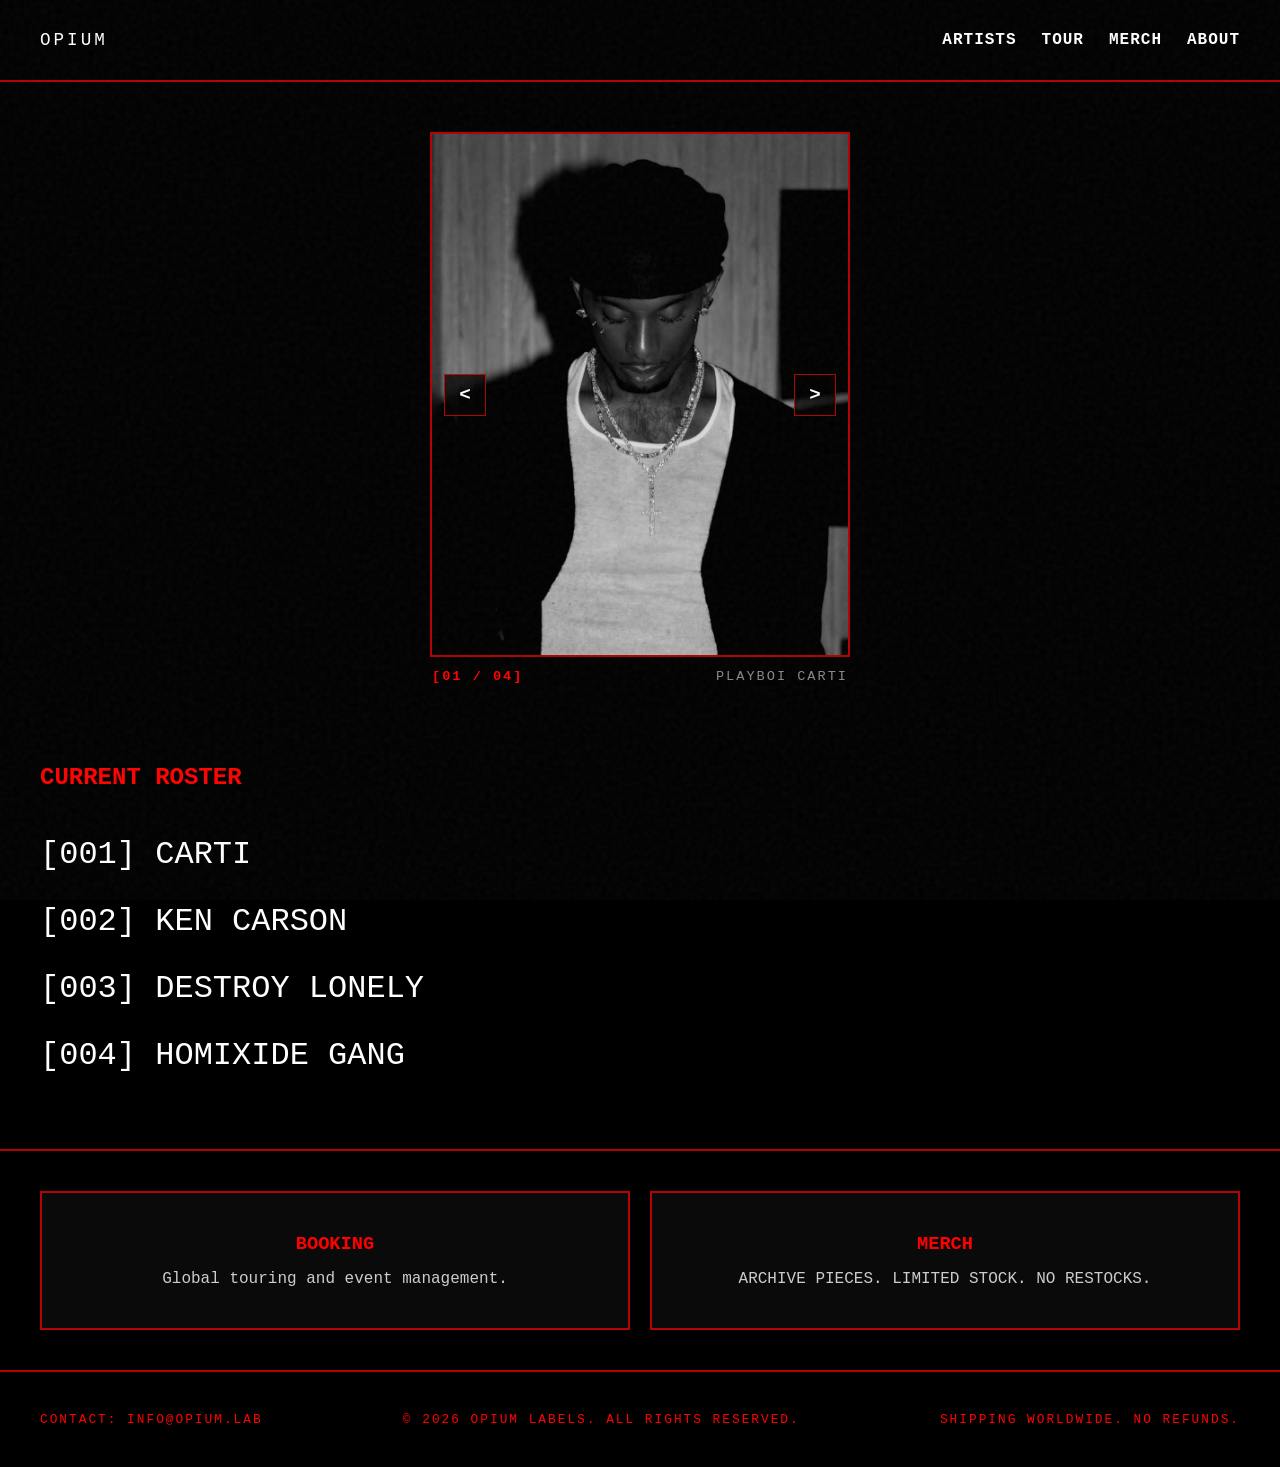
<file: index.html>
<!--

TRAP THE FATO, ISSO É O TRAP THE FATO

by aka miguel BILLY & gner.MODA

-->

<!DOCTYPE html>
<html lang="en">
<head>
    <meta charset="UTF-8">
    <meta name="viewport" content="width=device-width, initial-scale=1.0">
    <title>OPIUM | LABELS</title>
    <link rel="stylesheet" href="assets/css/style.css">
    <link rel="icon" type="image/x-icon" href="assets/favicons/favicon.ico">
</head>
<body>

    <nav>
        <div class="logo"><a id="logo" href="index.html">OPIUM</a></div>
        <ul>
            <li><a href="artists.html">ARTISTS</a></li>
            <li><a href="tour.html">TOUR</a></li>
            <li><a href="merch.html">MERCH</a></li>
            <li><a href="about.html">ABOUT</a></li>
        </ul>
    </nav>

    <header class="hero-carousel" aria-label="Opium Roster Gallery">
        <div class="carousel-wrapper">
            <div class="carousel-container">
                <div class="carousel-slide active" data-artist="PLAYBOI CARTI">
                    <img src="assets/img/carti.jpg" alt="Playboi Carti" class="glitch-img">
                </div>
                <div class="carousel-slide" data-artist="KEN CARSON">
                    <img src="assets/img/carson.jpg" alt="Ken Carson" class="glitch-img">
                </div>
                <div class="carousel-slide" data-artist="DESTROY LONELY">
                    <img src="assets/img/destroy.jpg" alt="Destroy Lonely" class="glitch-img">
                </div>
                <div class="carousel-slide" data-artist="HOMIXIDE GANG">
                    <img src="assets/img/hmx.jpg" alt="Homixide Gang" class="glitch-img">
                </div>

                <button type="button" class="carousel-btn prev-btn" aria-label="Previous artist">&lt;</button>
                <button type="button" class="carousel-btn next-btn" aria-label="Next artist">&gt;</button>
            </div>
            <div class="carousel-meta">
                <span id="carouselCounter">[01 / 04]</span>
                <span id="carouselArtistName">PLAYBOI CARTI</span>
            </div>
        </div>
    </header>

    <main>
        <section class="artist-list">
            <h2>CURRENT ROSTER</h2>

            <details>
                <summary>[001] CARTI</summary>
                <ul>
                    <li>MUSIC</li>
                    <li>Whole Lotta Red</li>
                    <li>Die Lit</li>
                    <li>Self Titled</li>
                </ul>
            </details>

            <details>
                <summary>[002] KEN CARSON</summary>
                <ul>
                    <li>A Great Chaos</li>
                    <li>X</li>
                    <li>Project X</li>
                </ul>
            </details>

            <details>
                <summary>[003] DESTROY LONELY</summary>
                <ul>
                    <li>If Looks Could Kill</li>
                    <li>NO STYLIST</li>
                </ul>
            </details>

            <details>
                <summary>[004] HOMIXIDE GANG</summary>
                <ul>
                    <li>Homixide Lifestyle 2</li>
                    <li>5TH AMNDMNT</li>
                </ul>
            </details>
        </section>

        <section class="grid-container">
            <div class="card">
                <a href="booking.html" class="card-link">
                    <h3>BOOKING</h3>
                    <p>Global touring and event management.</p>
                </a>
            </div>
            <div class="card">
                <a href="merch.html" class="card-link">
                    <h3>MERCH</h3>
                    <p>ARCHIVE PIECES. LIMITED STOCK. NO RESTOCKS.</p>
                </a>
            </div>
        </section>
    </main>

    <footer>
        <p>CONTACT: INFO@OPIUM.LAB</p>
        <p>&copy; 2026 OPIUM LABELS. ALL RIGHTS RESERVED.</p>
        <p>SHIPPING WORLDWIDE. NO REFUNDS.</p>
    </footer>

    <script src="assets/js/index.js" defer></script>
</body>
</html>
</file>
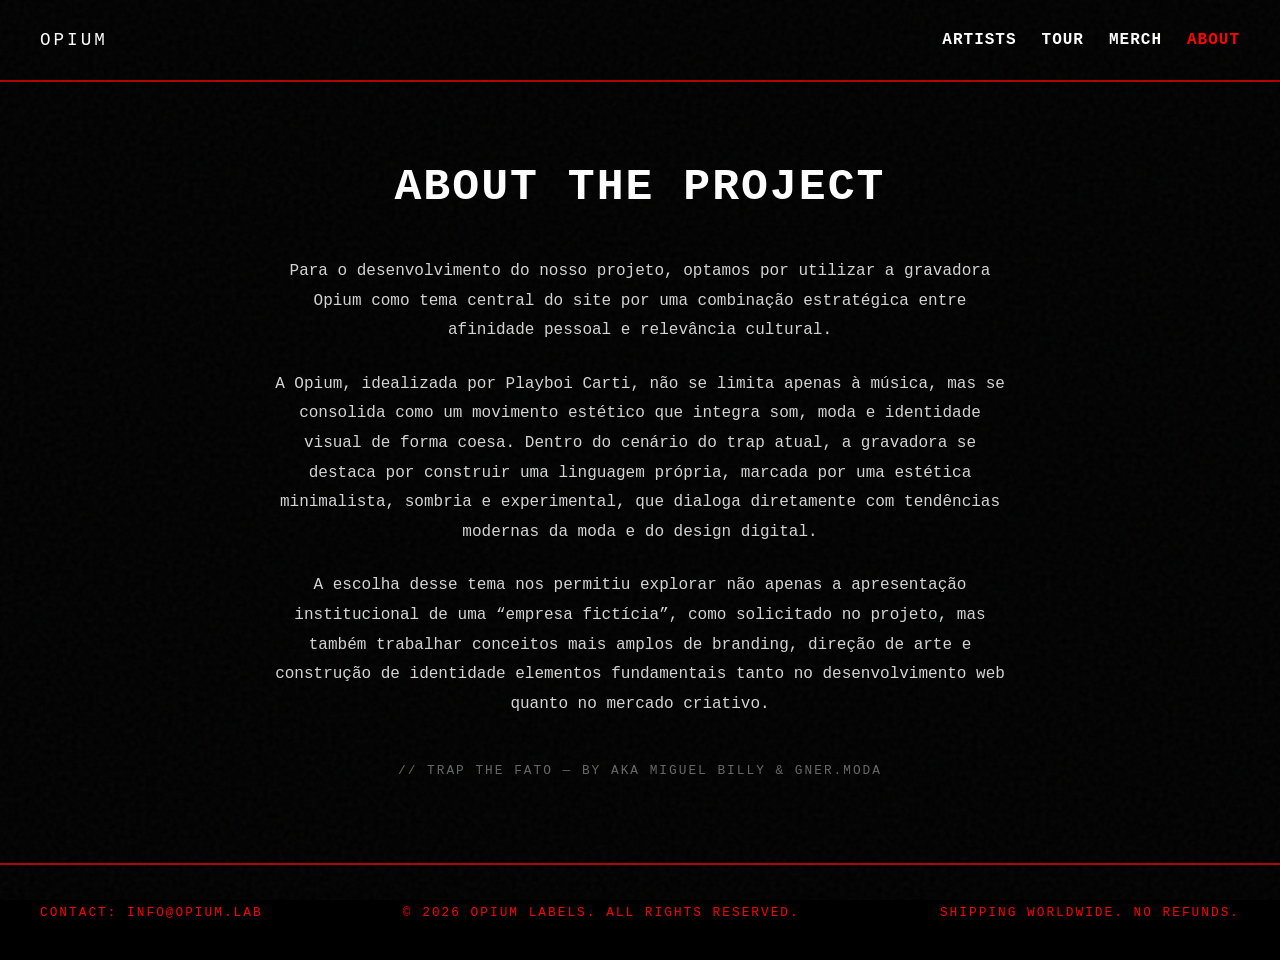
<file: about.html>
<!DOCTYPE html>
<html lang="en">
<head>
    <meta charset="UTF-8">
    <meta name="viewport" content="width=device-width, initial-scale=1.0">
    <title>OPIUM | ABOUT</title>
    <link rel="stylesheet" href="assets/css/style.css">
    <link rel="icon" type="image/x-icon" href="assets/favicons/favicon.ico">
</head>
<body>

    <nav>
        <div class="logo"><a id="logo" href="index.html">OPIUM</a></div>
        <ul>
            <li><a href="artists.html">ARTISTS</a></li>
            <li><a href="tour.html">TOUR</a></li>
            <li><a href="merch.html">MERCH</a></li>
            <li><a href="about.html" class="active">ABOUT</a></li>
        </ul>
    </nav>

    <main class="about-container">
        <section class="about-content">
            <h2 class="section-title">ABOUT THE PROJECT</h2>

            <p>
                Para o desenvolvimento do nosso projeto, optamos por utilizar a gravadora Opium como tema central do site por uma combinação estratégica entre afinidade pessoal e relevância cultural.
            </p>

            <p>
                A Opium, idealizada por Playboi Carti, não se limita apenas à música, mas se consolida como um movimento estético que integra som, moda e identidade visual de forma coesa. Dentro do cenário do trap atual, a gravadora se destaca por construir uma linguagem própria, marcada por uma estética minimalista, sombria e experimental, que dialoga diretamente com tendências modernas da moda e do design digital.
            </p>

            <p>
                A escolha desse tema nos permitiu explorar não apenas a apresentação institucional de uma “empresa fictícia”, como solicitado no projeto, mas também trabalhar conceitos mais amplos de branding, direção de arte e construção de identidade elementos fundamentais tanto no desenvolvimento web quanto no mercado criativo.
            </p>

            <p class="about-credits">
                // TRAP THE FATO &mdash; BY AKA MIGUEL BILLY &amp; GNER.MODA
            </p>
        </section>
    </main>

    <footer>
        <p>CONTACT: INFO@OPIUM.LAB</p>
        <p>&copy; 2026 OPIUM LABELS. ALL RIGHTS RESERVED.</p>
        <p>SHIPPING WORLDWIDE. NO REFUNDS.</p>
    </footer>

</body>
</html>
</file>
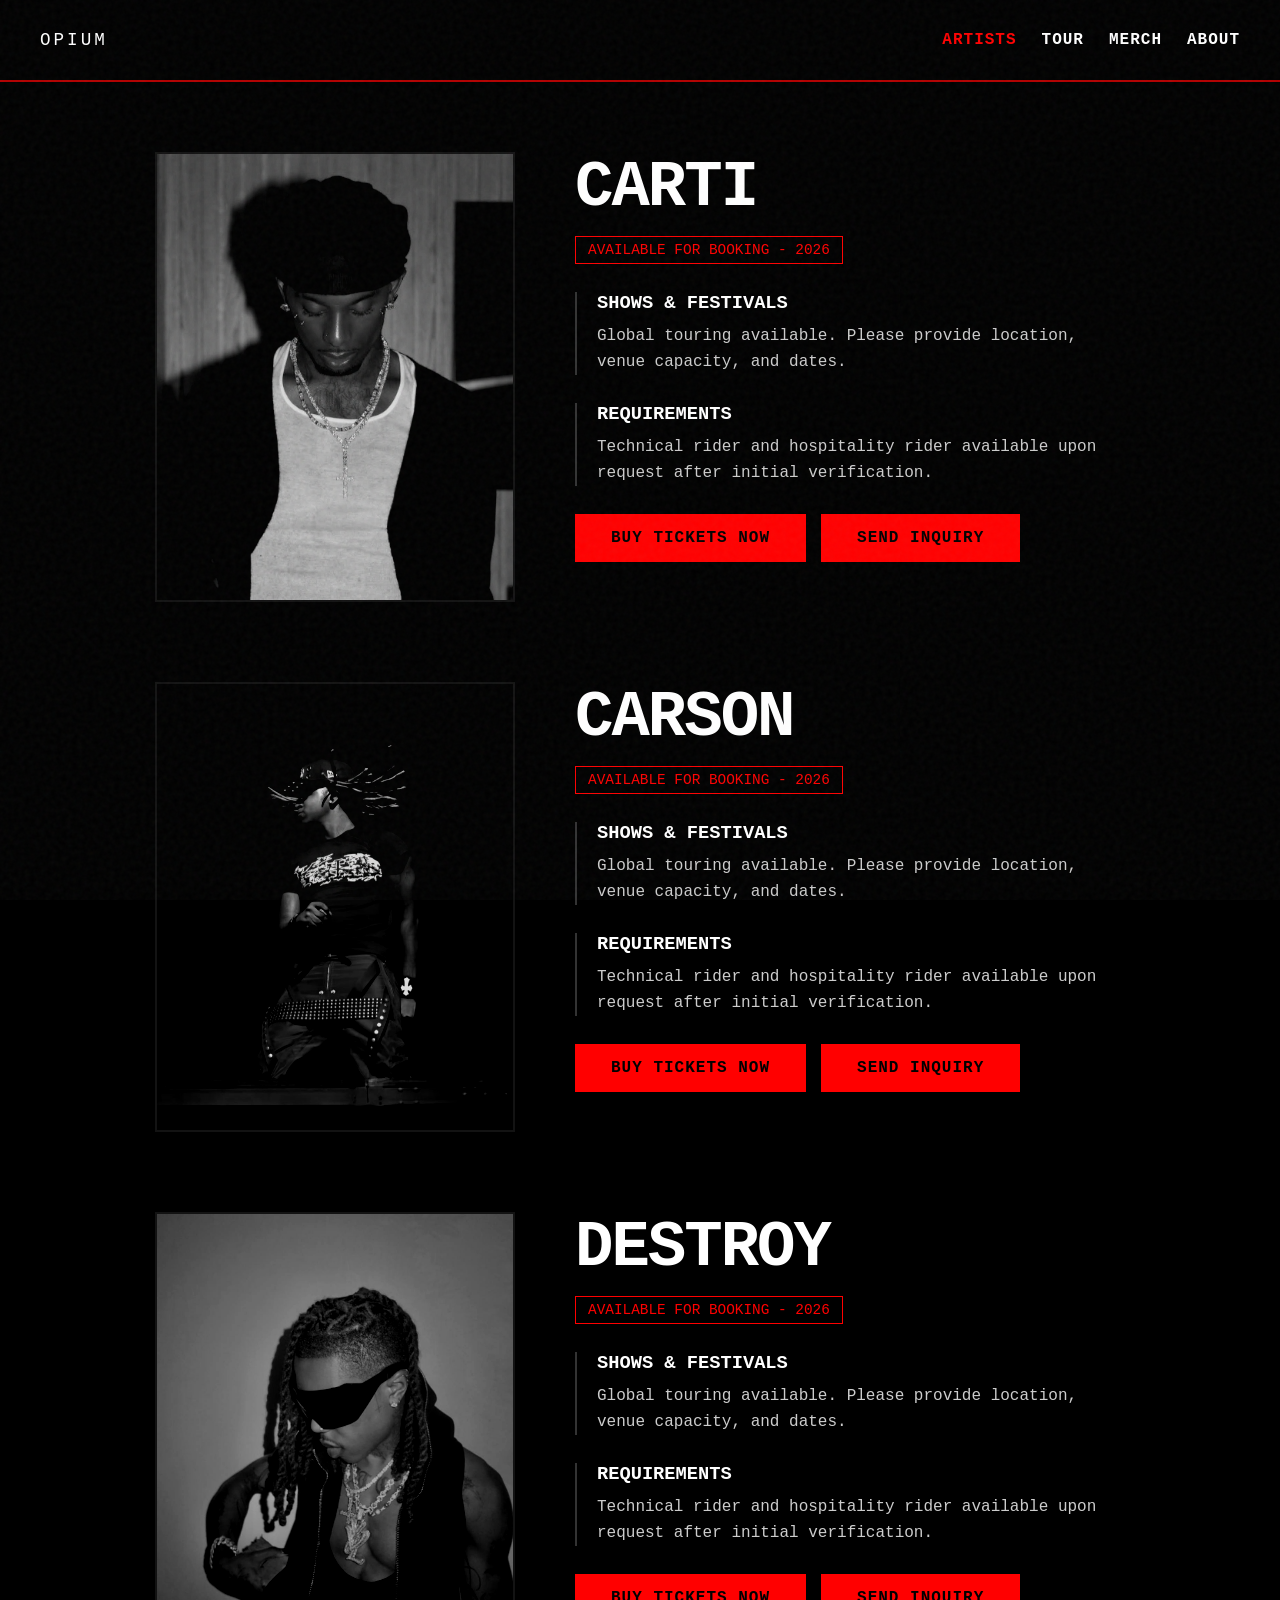
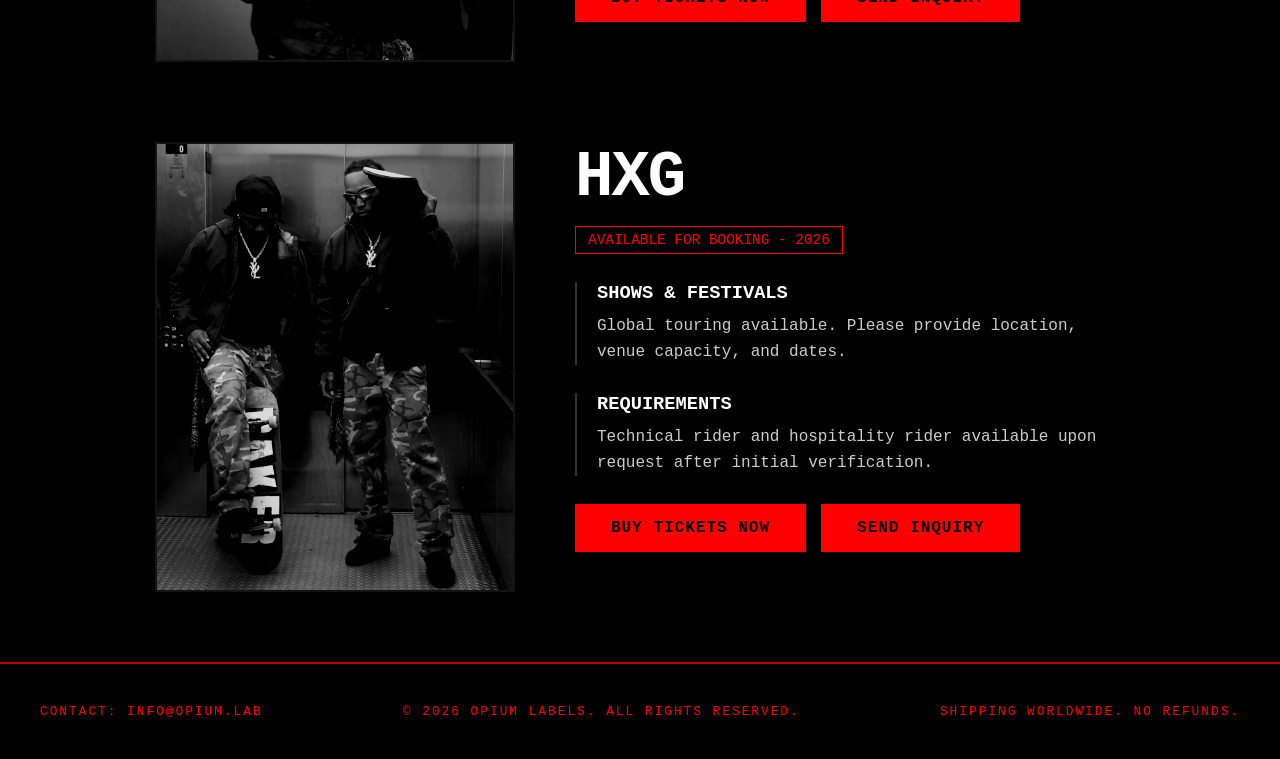
<file: artists.html>
<!DOCTYPE html>
<html lang="en">
<head>
    <meta charset="UTF-8">
    <meta name="viewport" content="width=device-width, initial-scale=1.0">
    <title>OPIUM | ARTISTS</title>
    <link rel="stylesheet" href="assets/css/style.css">
    <link rel="icon" type="image/x-icon" href="assets/favicons/favicon.ico">
</head>
<body>

    <nav>
        <div class="logo"><a id="logo" href="index.html">OPIUM</a></div>
        <ul>
            <li><a href="artists.html" class="active">ARTISTS</a></li>
            <li><a href="tour.html">TOUR</a></li>
            <li><a href="merch.html">MERCH</a></li>
            <li><a href="about.html">ABOUT</a></li>
        </ul>
    </nav>

    <main class="artist-profile-container">
        <section class="artist-unit">
            <div class="artist-header">
                <div class="image-box">
                    <img src="assets/img/carti.jpg" alt="Playboi Carti" class="glitch-img">
                </div>

                <div class="booking-info">
                    <h1>CARTI</h1>
                    <span class="status">AVAILABLE FOR BOOKING - 2026</span>

                    <div class="info-block">
                        <h3>SHOWS &amp; FESTIVALS</h3>
                        <p>Global touring available. Please provide location, venue capacity, and dates.</p>
                    </div>

                    <div class="info-block">
                        <h3>REQUIREMENTS</h3>
                        <p>Technical rider and hospitality rider available upon request after initial verification.</p>
                    </div>

                    <div class="booking-cta">
                        <a href="https://www.ticketmaster.com/playboi-carti-tickets/artist/2123805" target="_blank" rel="noopener noreferrer" class="btn-book">BUY TICKETS NOW</a>
                        <a href="booking.html?artist=CARTI" class="btn-book">SEND INQUIRY</a>
                    </div>
                </div>
            </div>
        </section>

        <section class="artist-unit">
            <div class="artist-header">
                <div class="image-box">
                    <img src="assets/img/carson.jpg" alt="Ken Carson" class="glitch-img">
                </div>

                <div class="booking-info">
                    <h1>CARSON</h1>
                    <span class="status">AVAILABLE FOR BOOKING - 2026</span>

                    <div class="info-block">
                        <h3>SHOWS &amp; FESTIVALS</h3>
                        <p>Global touring available. Please provide location, venue capacity, and dates.</p>
                    </div>

                    <div class="info-block">
                        <h3>REQUIREMENTS</h3>
                        <p>Technical rider and hospitality rider available upon request after initial verification.</p>
                    </div>

                    <div class="booking-cta">
                        <a href="https://www.ticketmaster.com/ken-carson-tickets/artist/2804916" target="_blank" rel="noopener noreferrer" class="btn-book">BUY TICKETS NOW</a>
                        <a href="booking.html?artist=CARSON" class="btn-book">SEND INQUIRY</a>
                    </div>
                </div>
            </div>
        </section>

        <section class="artist-unit">
            <div class="artist-header">
                <div class="image-box">
                    <img src="assets/img/destroy.jpg" alt="Destroy Lonely" class="glitch-img">
                </div>

                <div class="booking-info">
                    <h1>DESTROY</h1>
                    <span class="status">AVAILABLE FOR BOOKING - 2026</span>

                    <div class="info-block">
                        <h3>SHOWS &amp; FESTIVALS</h3>
                        <p>Global touring available. Please provide location, venue capacity, and dates.</p>
                    </div>

                    <div class="info-block">
                        <h3>REQUIREMENTS</h3>
                        <p>Technical rider and hospitality rider available upon request after initial verification.</p>
                    </div>

                    <div class="booking-cta">
                        <a href="https://www.ticketmaster.com/destroy-lonely-tickets/artist/2895379" target="_blank" rel="noopener noreferrer" class="btn-book">BUY TICKETS NOW</a>
                        <a href="booking.html?artist=DESTROY" class="btn-book">SEND INQUIRY</a>
                    </div>
                </div>
            </div>
        </section>

        <section class="artist-unit">
            <div class="artist-header">
                <div class="image-box">
                    <img src="assets/img/hmx.jpg" alt="Homixide Gang" class="glitch-img">
                </div>

                <div class="booking-info">
                    <h1>HXG</h1>
                    <span class="status">AVAILABLE FOR BOOKING - 2026</span>

                    <div class="info-block">
                        <h3>SHOWS &amp; FESTIVALS</h3>
                        <p>Global touring available. Please provide location, venue capacity, and dates.</p>
                    </div>

                    <div class="info-block">
                        <h3>REQUIREMENTS</h3>
                        <p>Technical rider and hospitality rider available upon request after initial verification.</p>
                    </div>

                    <div class="booking-cta">
                        <a href="https://www.ticketmaster.com/homixide-gang-tickets/artist/2847170" target="_blank" rel="noopener noreferrer" class="btn-book">BUY TICKETS NOW</a>
                        <a href="booking.html?artist=HXG" class="btn-book">SEND INQUIRY</a>
                    </div>
                </div>
            </div>
        </section>
    </main>

    <footer>
        <p>CONTACT: INFO@OPIUM.LAB</p>
        <p>&copy; 2026 OPIUM LABELS. ALL RIGHTS RESERVED.</p>
        <p>SHIPPING WORLDWIDE. NO REFUNDS.</p>
    </footer>

</body>
</html>
</file>
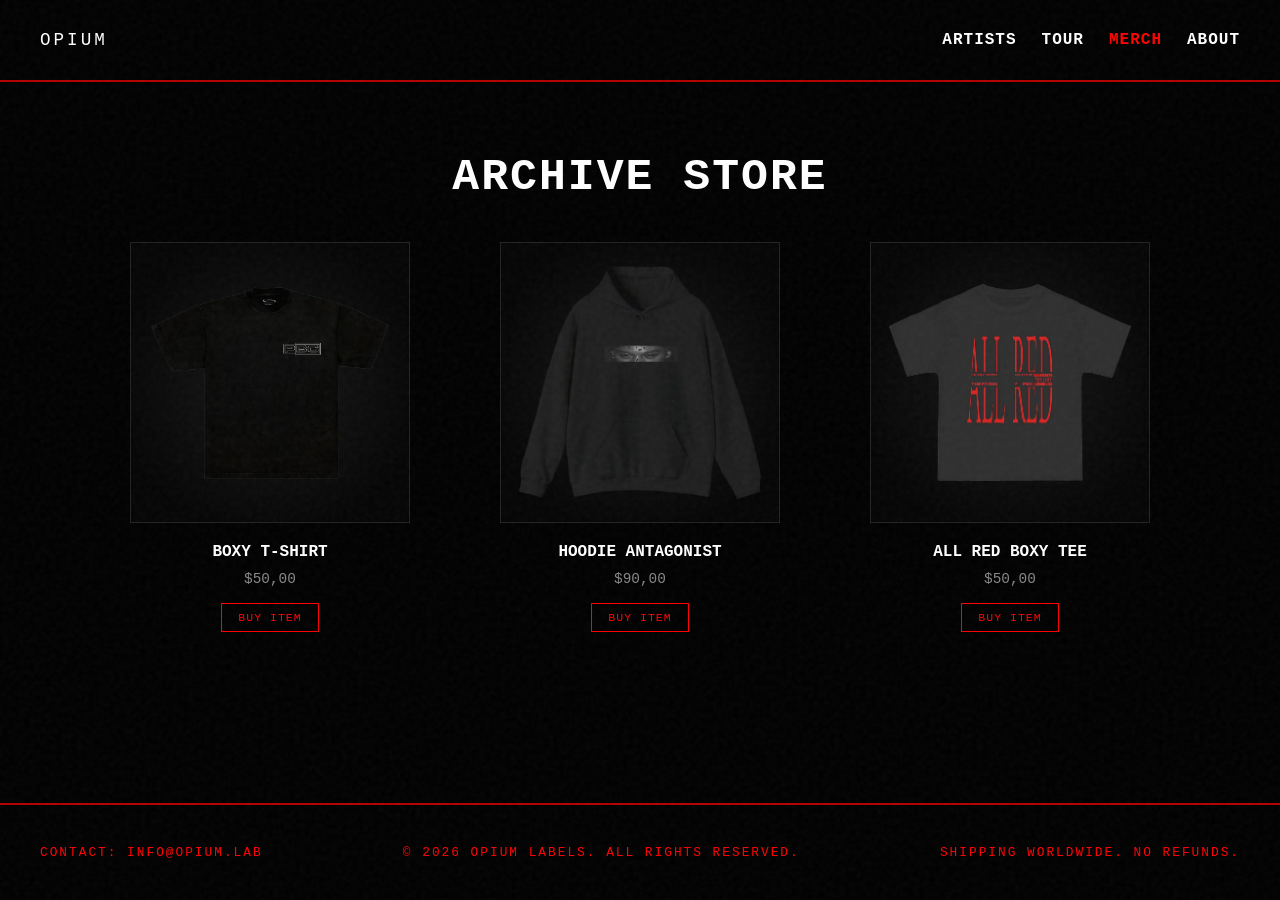
<file: merch.html>
<!DOCTYPE html>
<html lang="en">
<head>
    <meta charset="UTF-8">
    <meta name="viewport" content="width=device-width, initial-scale=1.0">
    <title>OPIUM | MERCH</title>
    <link rel="stylesheet" href="assets/css/style.css">
    <link rel="icon" type="image/x-icon" href="assets/favicons/favicon.ico">
</head>
<body>

    <nav>
        <div class="logo"><a id="logo" href="index.html">OPIUM</a></div>
        <ul>
            <li><a href="artists.html">ARTISTS</a></li>
            <li><a href="tour.html">TOUR</a></li>
            <li><a href="merch.html" class="active">MERCH</a></li>
            <li><a href="about.html">ABOUT</a></li>
        </ul>
    </nav>

    <main class="merch-container">
        <h2 class="section-title">ARCHIVE STORE</h2>

        <section class="merch-grid">
            <div class="merch-card">
                <img src="assets/img/tshirt.jpg" alt="Boxy T-Shirt">
                <h3>BOXY T-SHIRT</h3>
                <p class="price">$50,00</p>
                <div class="merch-cta">
                    <button type="button" class="buy-btn merch-buy-btn" data-item="BOXY T-SHIRT" data-price="$50,00" data-img="assets/img/tshirt.jpg">BUY ITEM</button>
                </div>
            </div>

            <div class="merch-card">
                <img src="assets/img/hoodie.jpg" alt="Hoodie Antagonist">
                <h3>HOODIE ANTAGONIST</h3>
                <p class="price">$90,00</p>
                <div class="merch-cta">
                    <button type="button" class="buy-btn merch-buy-btn" data-item="HOODIE ANTAGONIST" data-price="$90,00" data-img="assets/img/hoodie.jpg">BUY ITEM</button>
                </div>
            </div>

            <div class="merch-card">
                <img src="assets/img/allred.jpg" alt="All Red Boxy Tee">
                <h3>ALL RED BOXY TEE</h3>
                <p class="price">$50,00</p>
                <div class="merch-cta">
                    <button type="button" class="buy-btn merch-buy-btn" data-item="ALL RED BOXY TEE" data-price="$50,00" data-img="assets/img/allred.jpg">BUY ITEM</button>
                </div>
            </div>
        </section>
    </main>

    <!-- Minimalist Opium Archive Order Modal -->
    <div id="merchModal" class="opium-modal" hidden aria-hidden="true" role="dialog" aria-modal="true" aria-labelledby="modalItemTitle">
        <div class="opium-modal-content">
            <button type="button" id="closeMerchModal" class="opium-modal-close" aria-label="Close modal">[X]</button>
            <p class="opium-modal-tag">ARCHIVE DROP // NO RESTOCKS</p>
            <img id="modalItemImg" src="assets/img/tshirt.jpg" alt="Boxy T-Shirt" class="modal-item-img">
            <h3 id="modalItemTitle">ITEM</h3>
            <p id="modalItemPrice" class="price">$0,00</p>

            <div class="size-selector">
                <p class="checkbox-label">SELECT SIZE:</p>
                <div class="size-options" id="sizeOptions">
                    <button type="button" class="size-btn" data-size="S">S</button>
                    <button type="button" class="size-btn active" data-size="M">M</button>
                    <button type="button" class="size-btn" data-size="L">L</button>
                    <button type="button" class="size-btn" data-size="XL">XL</button>
                </div>
            </div>

            <p id="merchStatusMsg" class="opium-status-msg"></p>
            <button type="button" id="confirmOrderBtn" class="btn-book">RESERVE PIECE</button>
        </div>
    </div>

    <footer>
        <p>CONTACT: INFO@OPIUM.LAB</p>
        <p>&copy; 2026 OPIUM LABELS. ALL RIGHTS RESERVED.</p>
        <p>SHIPPING WORLDWIDE. NO REFUNDS.</p>
    </footer>

    <script src="assets/js/merch.js" defer></script>
</body>
</html>
</file>
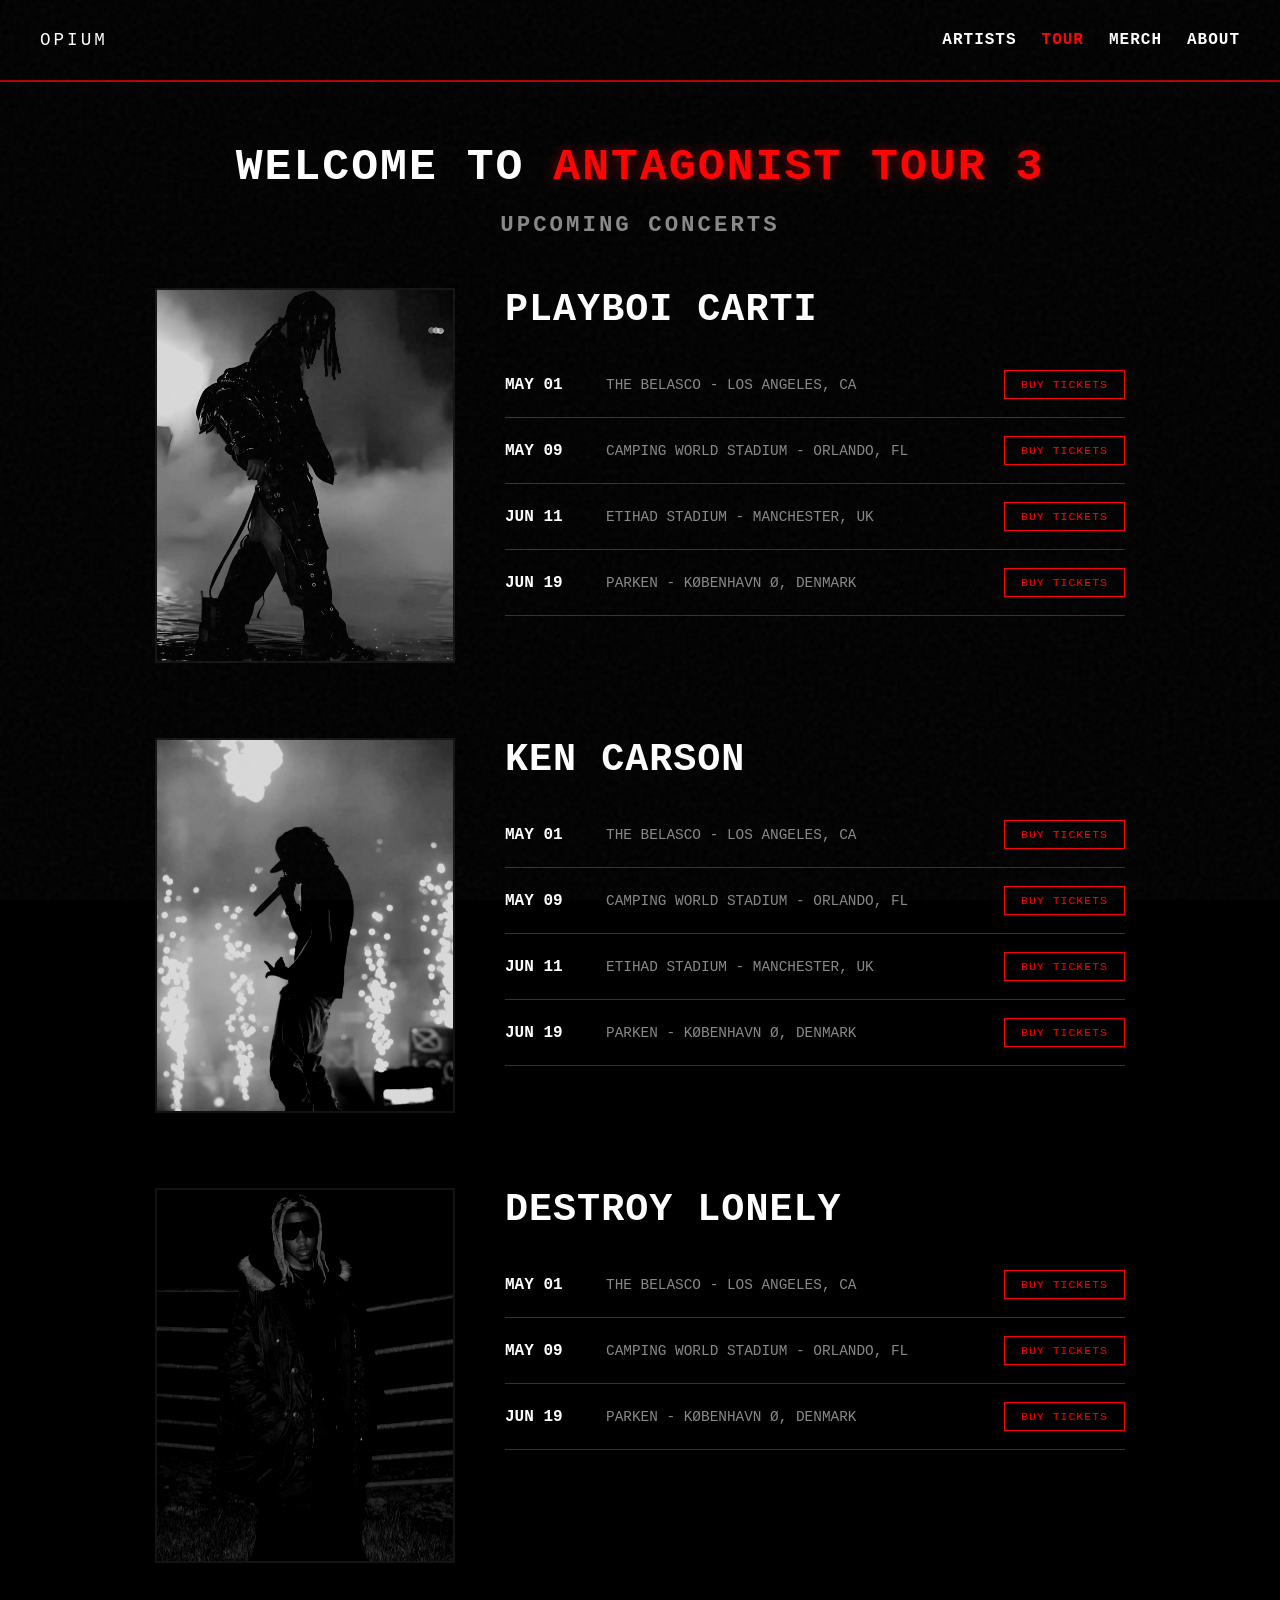
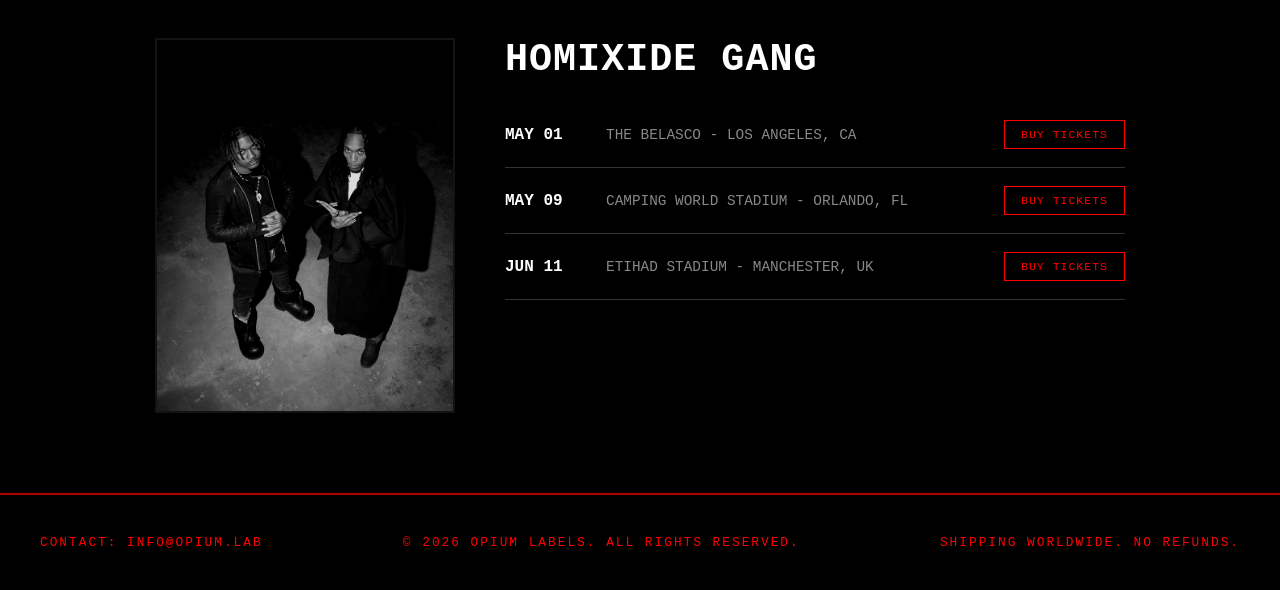
<file: tour.html>
<!DOCTYPE html>
<html lang="en">
<head>
    <meta charset="UTF-8">
    <meta name="viewport" content="width=device-width, initial-scale=1.0">
    <title>OPIUM | TOUR</title>
    <link rel="stylesheet" href="assets/css/style.css">
    <link rel="icon" type="image/x-icon" href="assets/favicons/favicon.ico">
</head>
<body>

    <nav>
        <div class="logo"><a id="logo" href="index.html">OPIUM</a></div>
        <ul>
            <li><a href="artists.html">ARTISTS</a></li>
            <li><a href="tour.html" class="active">TOUR</a></li>
            <li><a href="merch.html">MERCH</a></li>
            <li><a href="about.html">ABOUT</a></li>
        </ul>
    </nav>

    <main class="tour-container">
        <div class="titles-tour">
            <h2 class="section-title">WELCOME TO <strong>ANTAGONIST TOUR 3</strong></h2>
            <h3 class="section-subtitle">Upcoming concerts</h3>
        </div>

        <section class="tour-block">
            <div class="tour-item">
                <div class="image-box">
                    <img src="assets/img/carti_tour.jpg" alt="Playboi Carti Tour" class="glitch-img">
                </div>

                <div class="dates-list">
                    <h1 class="booking-info">PLAYBOI CARTI</h1>
                    <div class="date-item">
                        <span class="date">MAY 01</span>
                        <span class="venue">THE BELASCO - LOS ANGELES, CA</span>
                        <a href="https://www.ticketmaster.com/playboi-carti-tickets/artist/2123805" target="_blank" rel="noopener noreferrer" class="buy-btn">BUY TICKETS</a>
                    </div>

                    <div class="date-item">
                        <span class="date">MAY 09</span>
                        <span class="venue">CAMPING WORLD STADIUM - ORLANDO, FL</span>
                        <a href="https://www.ticketmaster.com/playboi-carti-tickets/artist/2123805" target="_blank" rel="noopener noreferrer" class="buy-btn">BUY TICKETS</a>
                    </div>

                    <div class="date-item">
                        <span class="date">JUN 11</span>
                        <span class="venue">Etihad Stadium - Manchester, UK</span>
                        <a href="https://www.ticketmaster.com/playboi-carti-tickets/artist/2123805" target="_blank" rel="noopener noreferrer" class="buy-btn">BUY TICKETS</a>
                    </div>

                    <div class="date-item">
                        <span class="date">JUN 19</span>
                        <span class="venue">Parken - København Ø, Denmark</span>
                        <a href="https://www.ticketmaster.com/playboi-carti-tickets/artist/2123805" target="_blank" rel="noopener noreferrer" class="buy-btn">BUY TICKETS</a>
                    </div>
                </div>
            </div>

            <div class="tour-item">
                <div class="image-box">
                    <img src="assets/img/carson_tour.jpg" alt="Ken Carson Tour" class="glitch-img">
                </div>

                <div class="dates-list">
                    <h1 class="booking-info">KEN CARSON</h1>
                    <div class="date-item">
                        <span class="date">MAY 01</span>
                        <span class="venue">THE BELASCO - LOS ANGELES, CA</span>
                        <a href="https://www.ticketmaster.com/ken-carson-tickets/artist/2804916" target="_blank" rel="noopener noreferrer" class="buy-btn">BUY TICKETS</a>
                    </div>

                    <div class="date-item">
                        <span class="date">MAY 09</span>
                        <span class="venue">CAMPING WORLD STADIUM - ORLANDO, FL</span>
                        <a href="https://www.ticketmaster.com/ken-carson-tickets/artist/2804916" target="_blank" rel="noopener noreferrer" class="buy-btn">BUY TICKETS</a>
                    </div>

                    <div class="date-item">
                        <span class="date">JUN 11</span>
                        <span class="venue">Etihad Stadium - Manchester, UK</span>
                        <a href="https://www.ticketmaster.com/ken-carson-tickets/artist/2804916" target="_blank" rel="noopener noreferrer" class="buy-btn">BUY TICKETS</a>
                    </div>

                    <div class="date-item">
                        <span class="date">JUN 19</span>
                        <span class="venue">Parken - København Ø, Denmark</span>
                        <a href="https://www.ticketmaster.com/ken-carson-tickets/artist/2804916" target="_blank" rel="noopener noreferrer" class="buy-btn">BUY TICKETS</a>
                    </div>
                </div>
            </div>

            <div class="tour-item">
                <div class="image-box">
                    <img src="assets/img/lonely_tour.jpg" alt="Destroy Lonely Tour" class="glitch-img">
                </div>

                <div class="dates-list">
                    <h1 class="booking-info">DESTROY LONELY</h1>
                    <div class="date-item">
                        <span class="date">MAY 01</span>
                        <span class="venue">THE BELASCO - LOS ANGELES, CA</span>
                        <a href="https://www.ticketmaster.com/destroy-lonely-tickets/artist/2895379" target="_blank" rel="noopener noreferrer" class="buy-btn">BUY TICKETS</a>
                    </div>

                    <div class="date-item">
                        <span class="date">MAY 09</span>
                        <span class="venue">CAMPING WORLD STADIUM - ORLANDO, FL</span>
                        <a href="https://www.ticketmaster.com/destroy-lonely-tickets/artist/2895379" target="_blank" rel="noopener noreferrer" class="buy-btn">BUY TICKETS</a>
                    </div>

                    <div class="date-item">
                        <span class="date">JUN 19</span>
                        <span class="venue">Parken - København Ø, Denmark</span>
                        <a href="https://www.ticketmaster.com/destroy-lonely-tickets/artist/2895379" target="_blank" rel="noopener noreferrer" class="buy-btn">BUY TICKETS</a>
                    </div>
                </div>
            </div>

            <div class="tour-item">
                <div class="image-box">
                    <img src="assets/img/hmx_tour.jpg" alt="Homixide Gang Tour" class="glitch-img">
                </div>

                <div class="dates-list">
                    <h1 class="booking-info">HOMIXIDE GANG</h1>
                    <div class="date-item">
                        <span class="date">MAY 01</span>
                        <span class="venue">THE BELASCO - LOS ANGELES, CA</span>
                        <a href="https://www.ticketmaster.com/homixide-gang-tickets/artist/2847170" target="_blank" rel="noopener noreferrer" class="buy-btn">BUY TICKETS</a>
                    </div>

                    <div class="date-item">
                        <span class="date">MAY 09</span>
                        <span class="venue">CAMPING WORLD STADIUM - ORLANDO, FL</span>
                        <a href="https://www.ticketmaster.com/homixide-gang-tickets/artist/2847170" target="_blank" rel="noopener noreferrer" class="buy-btn">BUY TICKETS</a>
                    </div>

                    <div class="date-item">
                        <span class="date">JUN 11</span>
                        <span class="venue">Etihad Stadium - Manchester, UK</span>
                        <a href="https://www.ticketmaster.com/homixide-gang-tickets/artist/2847170" target="_blank" rel="noopener noreferrer" class="buy-btn">BUY TICKETS</a>
                    </div>
                </div>
            </div>
        </section>
    </main>

    <footer>
        <p>CONTACT: INFO@OPIUM.LAB</p>
        <p>&copy; 2026 OPIUM LABELS. ALL RIGHTS RESERVED.</p>
        <p>SHIPPING WORLDWIDE. NO REFUNDS.</p>
    </footer>

</body>
</html>
</file>
<file: assets/css/style.css>
* {
    margin: 0;
    padding: 0;
    box-sizing: border-box;
}

body {
    background-color: #000;
    color: #fff;
    font-family: 'Courier New', Courier, monospace;
    overflow-x: hidden;
    min-height: 100vh;
    display: flex;
    flex-direction: column;
}

a {
    color: inherit;
    text-decoration: none;
}

/* Opium Grain Texture Overlay (Offline-safe inline SVG noise) */
body::before {
    content: "";
    position: fixed;
    inset: 0;
    background-image: url("data:image/svg+xml,%3Csvg viewBox='0 0 200 200' xmlns='http://www.w3.org/2000/svg'%3E%3Cfilter id='noiseFilter'%3E%3CfeTurbulence type='fractalNoise' baseFrequency='0.85' numOctaves='3' stitchTiles='stitch'/%3E%3C/filter%3E%3Crect width='100%25' height='100%25' filter='url(%23noiseFilter)'/%3E%3C/svg%3E");
    opacity: 0.045;
    pointer-events: none;
    z-index: 9999;
}

/* 1. NAVBAR */
nav {
    display: flex;
    justify-content: space-between;
    align-items: center;
    padding: 30px 40px;
    border-bottom: 2px solid rgba(255, 0, 0, 0.7);
}

nav ul {
    display: flex;
    list-style: none;
    gap: 25px;
}

nav a {
    color: #fff;
    text-decoration: none;
    font-weight: bold;
    letter-spacing: 1px;
    transition: color 0.3s;
}

nav a:hover,
nav a.active {
    color: #FF0000;
}

#logo {
    font-weight: normal;
    font-size: 1.1rem;
    letter-spacing: 3px;
}

/* SHARED UTILITIES & SECTION TITLES */
.glitch-img {
    filter: grayscale(100%) contrast(130%) brightness(0.85);
    object-fit: cover;
    transition: filter 0.3s ease;
}

.glitch-img:hover {
    filter: grayscale(100%) contrast(150%) brightness(1);
}

.section-title {
    display: block;
    text-align: center;
    font-size: clamp(1.6rem, 3.8vw, 2.8rem);
    letter-spacing: 2px;
    text-transform: uppercase;
    color: #fff;
    margin-bottom: 20px;
}

.section-title strong {
    color: #FF0000;
    text-shadow: 0 0 12px rgba(255, 0, 0, 0.45);
}

.section-subtitle {
    display: block;
    text-align: center;
    font-size: clamp(1rem, 2.2vw, 1.4rem);
    color: #888;
    text-transform: uppercase;
    letter-spacing: 3px;
    margin-bottom: 50px;
}

.btn-book {
    display: inline-block;
    padding: 15px 36px;
    background: #FF0000;
    color: #000;
    text-decoration: none;
    font-family: 'Courier New', Courier, monospace;
    font-weight: bold;
    text-transform: uppercase;
    letter-spacing: 1px;
    border: none;
    cursor: pointer;
    transition: background-color 0.3s, color 0.3s;
}

.btn-book:hover:not(:disabled) {
    background: #fff;
    color: #000;
}

.btn-book:disabled {
    opacity: 0.6;
    cursor: wait;
}

.buy-btn {
    display: inline-block;
    border: 1px solid #FF0000;
    color: #FF0000;
    background: transparent;
    padding: 7px 16px;
    text-decoration: none;
    font-family: 'Courier New', Courier, monospace;
    font-size: 0.72rem;
    text-transform: uppercase;
    letter-spacing: 1px;
    cursor: pointer;
    white-space: nowrap;
    transition: background-color 0.25s, color 0.25s;
}

.buy-btn:hover {
    background: #FF0000;
    color: #000;
}

.opium-status-msg {
    font-family: 'Courier New', Courier, monospace;
    font-size: 0.85rem;
    letter-spacing: 1px;
    text-align: center;
    margin: 12px 0 16px;
    min-height: 1.2em;
}

.opium-status-msg.error {
    color: #FF0000;
}

.opium-status-msg.success {
    color: #00ff66;
}

/* 2. HOME CAROUSEL (index.html) */
.hero-carousel {
    padding: 50px 20px 30px;
    display: flex;
    justify-content: center;
}

.carousel-wrapper {
    width: min(420px, 100%);
    display: flex;
    flex-direction: column;
    gap: 12px;
}

.carousel-container {
    position: relative;
    width: 100%;
    aspect-ratio: 4 / 5;
    overflow: hidden;
    border: 2px solid rgba(255, 0, 0, 0.7);
    background: #000;
}

.carousel-slide {
    position: absolute;
    inset: 0;
    opacity: 0;
    transition: opacity 0.45s ease;
    pointer-events: none;
}

.carousel-slide.active {
    opacity: 1;
    pointer-events: auto;
}

.carousel-slide img {
    width: 100%;
    height: 100%;
    object-fit: cover;
    object-position: center 20%;
    display: block;
}

.carousel-btn {
    position: absolute;
    top: 50%;
    transform: translateY(-50%);
    background: rgba(0, 0, 0, 0.78);
    color: #fff;
    border: 1px solid rgba(255, 0, 0, 0.7);
    width: 42px;
    height: 42px;
    font-family: 'Courier New', Courier, monospace;
    font-size: 1.2rem;
    font-weight: bold;
    cursor: pointer;
    z-index: 2;
    display: flex;
    align-items: center;
    justify-content: center;
    transition: background-color 0.25s, color 0.25s, border-color 0.25s;
}

.carousel-btn:hover {
    background: #FF0000;
    color: #000;
    border-color: #FF0000;
}

.prev-btn {
    left: 12px;
}

.next-btn {
    right: 12px;
}

.carousel-meta {
    display: flex;
    justify-content: space-between;
    align-items: center;
    font-size: 0.85rem;
    letter-spacing: 2px;
    color: #888;
    text-transform: uppercase;
    padding: 0 2px;
}

#carouselCounter {
    color: #FF0000;
    font-weight: bold;
}

/* 3. ARTIST LIST DETAILS (index.html) */
.artist-list {
    padding: 50px 40px 60px;
    border-bottom: 2px solid rgba(255, 0, 0, 0.7);
}

.artist-list h2 {
    color: #FF0000;
    margin-bottom: 30px;
    font-size: 1.5rem;
    text-transform: uppercase;
}

details summary::-webkit-details-marker {
    display: none;
}

details summary {
    list-style: none;
    cursor: crosshair;
    font-size: clamp(1.4rem, 3vw, 2rem);
    padding: 15px 0;
    transition: color 0.3s, padding-left 0.3s;
}

details summary:hover {
    color: #FF0000;
    padding-left: 20px;
}

.artist-list details ul {
    list-style: none;
    padding: 10px 0 20px 20px;
}

.artist-list details li {
    font-size: 1.15rem;
    color: #888;
    padding: 5px 0;
    text-transform: uppercase;
    transition: color 0.2s;
}

.artist-list details li:hover {
    color: #fff;
}

/* 4. GRID CONTAINER & CARDS (index.html) */
.grid-container {
    display: grid;
    grid-template-columns: repeat(2, 1fr);
    gap: 20px;
    padding: 40px;
}

.card {
    border: 2px solid rgba(255, 0, 0, 0.7);
    text-align: center;
    background: #0a0a0a;
    transition: transform 0.3s, background-color 0.3s;
}

.card:hover {
    transform: scale(1.02);
    background: #111;
}

.card-link {
    display: block;
    padding: 40px;
    height: 100%;
    color: inherit;
    text-decoration: none;
}

.card h3 {
    color: #FF0000;
    margin-bottom: 15px;
    text-transform: uppercase;
}

.card p {
    color: #ccc;
}

/* 5. ARTISTS PAGE (artists.html) */
.artist-profile-container {
    width: 100%;
    max-width: 1050px;
    margin: 0 auto;
    padding: 70px 40px;
}

.artist-unit {
    margin-bottom: 80px;
}

.artist-unit:last-child {
    margin-bottom: 0;
}

.artist-header {
    display: grid;
    grid-template-columns: 360px 1fr;
    gap: 60px;
    align-items: start;
}

.image-box img {
    width: 100%;
    aspect-ratio: 4 / 5;
    object-fit: cover;
    object-position: center 20%;
    display: block;
    border: 2px solid rgba(255, 0, 0, 0.7);
}

.booking-info h1 {
    font-size: clamp(2.5rem, 5vw, 4rem);
    letter-spacing: -2px;
    margin-bottom: 12px;
}

.status {
    display: inline-block;
    color: #FF0000;
    font-family: 'Courier New', monospace;
    font-size: 0.9rem;
    border: 1px solid #FF0000;
    padding: 5px 12px;
}

.info-block {
    margin: 28px 0;
    border-left: 2px solid #333;
    padding-left: 20px;
}

.info-block h3 {
    margin-bottom: 10px;
    text-transform: uppercase;
}

.info-block p {
    color: #ccc;
    line-height: 1.6;
}

.booking-cta {
    display: flex;
    flex-wrap: wrap;
    gap: 15px;
    margin-top: 25px;
}

/* 6. TOUR PAGE (tour.html) */
.tour-container {
    width: 100%;
    max-width: 1050px;
    margin: 0 auto;
    padding: 60px 40px 80px;
}

.tour-block {
    display: flex;
    flex-direction: column;
    gap: 75px;
}

.tour-item {
    display: grid;
    grid-template-columns: 300px 1fr;
    gap: 50px;
    align-items: start;
}

.dates-list h1.booking-info {
    font-size: clamp(1.8rem, 3vw, 2.5rem);
    letter-spacing: 1px;
    margin-bottom: 20px;
    color: #fff;
    text-transform: uppercase;
}

.date-item {
    display: grid;
    grid-template-columns: 85px 1fr auto;
    gap: 16px;
    align-items: center;
    padding: 18px 0;
    border-bottom: 1px solid #333;
    font-family: 'Courier New', monospace;
}

.date {
    font-weight: bold;
    color: #fff;
}

.venue {
    color: #888;
    text-transform: uppercase;
    font-size: 0.9rem;
}

/* 7. MERCH PAGE & MODAL (merch.html) */
.merch-container {
    width: 100%;
    max-width: 1150px;
    margin: 0 auto;
    padding: 70px 40px;
}

.merch-grid {
    display: grid;
    grid-template-columns: repeat(auto-fit, minmax(250px, 1fr));
    gap: 40px;
    margin-top: 40px;
}

.merch-card {
    text-align: center;
    background: #000;
    display: flex;
    flex-direction: column;
    align-items: center;
    transition: 0.3s;
}

.merch-card img {
    width: 85%;
    max-width: 290px;
    aspect-ratio: 1 / 1;
    object-fit: contain;
    padding: 18px;
    margin-bottom: 20px;
    background: radial-gradient(circle at center, #181818 0%, #050505 78%);
    border: 1px solid #222;
    transition: border-color 0.3s, transform 0.3s;
}

.merch-card:hover img {
    border-color: rgba(255, 0, 0, 0.7);
    transform: translateY(-2px);
}

.merch-card h3 {
    font-size: 1rem;
    margin-bottom: 10px;
    text-transform: uppercase;
}

.merch-card .price {
    font-family: 'Courier New', monospace;
    color: #888;
    font-size: 0.9rem;
}

.merch-cta {
    margin-top: 16px;
}

.opium-modal {
    position: fixed;
    inset: 0;
    background: rgba(0, 0, 0, 0.88);
    display: flex;
    align-items: center;
    justify-content: center;
    padding: 20px;
    z-index: 10000;
}

.opium-modal[hidden] {
    display: none;
}

.opium-modal-content {
    position: relative;
    width: 100%;
    max-width: 420px;
    background: #000;
    border: 2px solid rgba(255, 0, 0, 0.8);
    padding: 32px 28px;
    text-align: center;
}

.opium-modal-close {
    position: absolute;
    top: 14px;
    right: 14px;
    background: transparent;
    border: none;
    color: #888;
    font-family: 'Courier New', Courier, monospace;
    font-size: 0.9rem;
    cursor: pointer;
    transition: color 0.2s;
}

.opium-modal-close:hover {
    color: #FF0000;
}

.opium-modal-tag {
    color: #FF0000;
    font-size: 0.72rem;
    letter-spacing: 2px;
    margin-bottom: 16px;
}

.modal-item-img {
    width: 160px;
    height: 160px;
    object-fit: contain;
    padding: 10px;
    background: radial-gradient(circle at center, #181818 0%, #050505 78%);
    border: 1px solid #222;
    margin: 0 auto 16px;
    display: block;
}

.opium-modal-content h3 {
    text-transform: uppercase;
    margin-bottom: 8px;
}

.size-selector {
    margin: 20px 0 8px;
}

.size-options {
    display: flex;
    justify-content: center;
    gap: 10px;
}

.size-btn {
    background: #000;
    border: 1px solid #333;
    color: #fff;
    padding: 8px 16px;
    font-family: 'Courier New', Courier, monospace;
    cursor: pointer;
    transition: border-color 0.2s, background-color 0.2s, color 0.2s;
}

.size-btn:hover,
.size-btn.active {
    border-color: #FF0000;
    background: #FF0000;
    color: #000;
    font-weight: bold;
}

.opium-modal-content .btn-book {
    width: 100%;
    margin-top: 8px;
}

/* 8. ABOUT PAGE (about.html) */
.about-container {
    width: 100%;
    max-width: 820px;
    margin: 0 auto;
    padding: 80px 40px;
}

.about-content .section-title {
    margin-bottom: 45px;
}

.about-content p {
    text-align: center;
    line-height: 1.85;
    color: #d4d4d4;
    margin-bottom: 24px;
    font-size: 1rem;
}

.about-content p.about-credits {
    color: #666;
    font-size: 0.8rem;
    letter-spacing: 2px;
    margin-top: 40px;
    margin-bottom: 0;
    text-transform: uppercase;
}

/* 9. BOOKING & SUPABASE API PAGE (booking.html) */
.booking-page {
    width: 100%;
    max-width: 1000px;
    margin: 0 auto;
    padding: 70px 40px;
}

.booking-form-container {
    max-width: 550px;
    margin: 35px auto 50px auto;
    padding: 0;
    background: transparent;
}

.input-group {
    margin-bottom: 15px;
}

.input-group input:not([type="checkbox"]) {
    width: 100%;
    padding: 15px;
    background: #000;
    border: 1px solid #333;
    color: #fff;
    font-family: 'Courier New', monospace;
    font-size: 1rem;
    outline: none;
    transition: border-color 0.3s;
}

.input-group input:not([type="checkbox"]):focus {
    border-color: #FF0000;
}

.booking-form-container .btn-book {
    width: 100%;
    font-size: 1rem;
}

input:-webkit-autofill,
input:-webkit-autofill:hover,
input:-webkit-autofill:focus,
input:-webkit-autofill:active {
    -webkit-text-fill-color: #fff !important;
    -webkit-box-shadow: 0 0 0 30px #000 inset !important;
    box-shadow: 0 0 0 30px #000 inset !important;
}

.custom-checkbox-group {
    text-align: left;
    background: #000;
    border: 1px solid #333;
    padding: 15px;
    margin-bottom: 15px;
}

.custom-checkbox-group:focus-within {
    border-color: #FF0000;
}

.checkbox-label {
    color: #888;
    font-family: 'Courier New', monospace;
    font-size: 0.9rem;
    margin-bottom: 12px;
}

.checkboxes {
    display: flex;
    flex-direction: column;
    gap: 12px;
    align-items: flex-start;
}

.checkboxes label {
    color: #fff;
    font-family: 'Courier New', monospace;
    font-size: 1rem;
    cursor: pointer;
    display: flex;
    align-items: center;
    justify-content: flex-start;
    gap: 12px;
    transition: color 0.2s;
}

.checkboxes label:hover {
    color: #FF0000;
}

.custom-checkbox-group .checkboxes input[type="checkbox"] {
    accent-color: #FF0000;
    width: 16px;
    height: 16px;
    margin: 0;
    padding: 0;
    flex-shrink: 0;
    cursor: pointer;
}

/* Optional CRUD Table Styles */
.crud-container {
    margin: 40px auto;
    overflow-x: auto;
}

.crud-container h3 {
    color: #FF0000;
    margin-bottom: 16px;
    letter-spacing: 2px;
}

.crud-table {
    width: 100%;
    border-collapse: collapse;
    font-size: 0.85rem;
}

.crud-table th,
.crud-table td {
    border: 1px solid #222;
    padding: 10px 12px;
    text-align: left;
}

.crud-table th {
    color: #FF0000;
    background: #080808;
}

.action-btn {
    background: transparent;
    border: 1px solid #555;
    color: #fff;
    font-family: inherit;
    font-size: 0.72rem;
    padding: 4px 8px;
    margin-right: 6px;
    cursor: pointer;
}

.action-btn:hover {
    border-color: #fff;
}

.action-btn.delete {
    border-color: #FF0000;
    color: #FF0000;
}

.action-btn.delete:hover {
    background: #FF0000;
    color: #000;
}

/* Supabase Live API Grid */
.api-container {
    padding: 50px 0 10px;
    max-width: 900px;
    margin: 0 auto;
    border-top: 1px solid #1a1a1a;
}

.api-desc {
    font-family: 'Courier New', monospace;
    color: #555;
    font-size: 0.8rem;
    margin-bottom: 30px;
    text-transform: uppercase;
    text-align: center;
}

.api-grid {
    display: grid;
    grid-template-columns: repeat(auto-fit, minmax(220px, 1fr));
    gap: 20px;
}

.api-card {
    background: #000;
    border: 1px solid #1a1a1a;
    padding: 20px;
    text-align: left;
    transition: border-color 0.3s;
}

.api-card:hover {
    border-color: #FF0000;
}

.api-card h4 {
    color: #fff;
    font-size: 1rem;
    margin-bottom: 15px;
    text-transform: uppercase;
    border-bottom: 1px solid #333;
    padding-bottom: 5px;
}

.api-card p {
    font-family: 'Courier New', monospace;
    color: #888;
    font-size: 0.8rem;
    margin: 8px 0;
}

.api-card p strong {
    color: #555;
}

.api-status-note {
    grid-column: 1 / -1;
    text-align: center;
    color: #888;
    font-size: 0.9rem;
}

.api-status-error {
    grid-column: 1 / -1;
    text-align: center;
    color: #FF0000;
    font-size: 0.88rem;
    border: 1px solid rgba(255, 0, 0, 0.4);
    padding: 16px;
    background: rgba(255, 0, 0, 0.04);
}

.loading-text {
    grid-column: 1 / -1;
    font-family: 'Courier New', monospace;
    color: #FF0000;
    text-align: center;
    animation: blink 1s infinite;
}

@keyframes blink {
    50% { opacity: 0; }
}

/* 10. FOOTER */
footer {
    margin-top: auto;
    padding: 40px;
    text-align: center;
    border-top: 2px solid rgba(255, 0, 0, 0.7);
    color: #FF0000;
    font-size: 0.8rem;
    letter-spacing: 2px;
    display: flex;
    justify-content: space-between;
    align-items: center;
}

/* 11. RESPONSIVIDADE */
@media (max-width: 768px) {
    nav {
        padding: 20px;
        flex-direction: column;
        gap: 15px;
    }

    nav ul {
        gap: 15px;
        flex-wrap: wrap;
        justify-content: center;
    }

    .artist-list {
        padding: 40px 20px;
    }

    .grid-container {
        grid-template-columns: 1fr;
        padding: 24px 20px;
    }

    .artist-profile-container,
    .tour-container,
    .merch-container,
    .about-container,
    .booking-page {
        padding: 45px 20px;
    }

    .artist-header,
    .tour-item {
        grid-template-columns: 1fr;
        gap: 28px;
    }

    .image-box img {
        max-width: 340px;
        margin: 0 auto;
    }

    .booking-cta .btn-book {
        width: 100%;
        text-align: center;
    }

    .date-item {
        grid-template-columns: 1fr;
        gap: 8px;
        justify-items: start;
    }

    footer {
        flex-direction: column;
        gap: 10px;
        padding: 30px 20px;
    }
}
</file>
